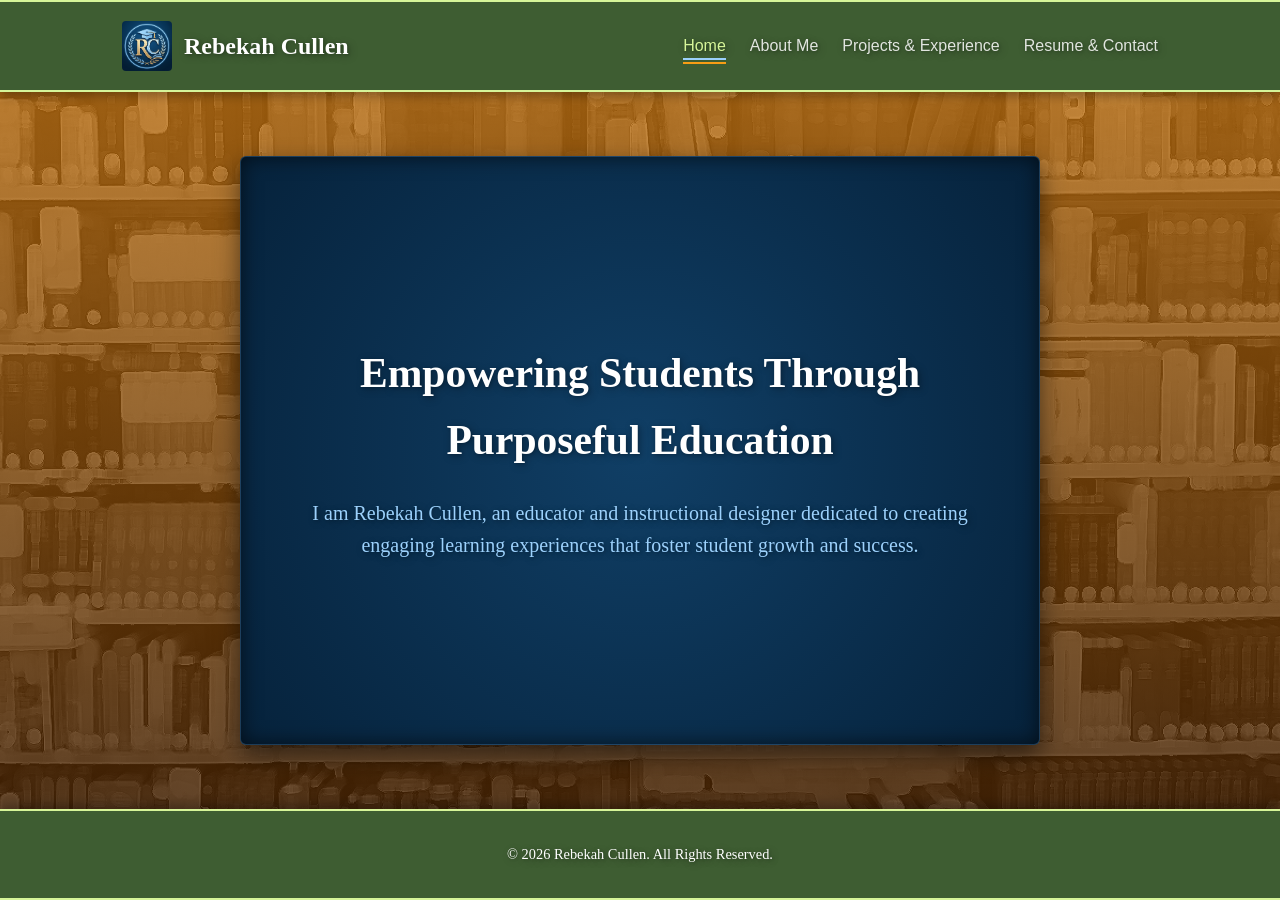
<file: index.html>
<!DOCTYPE html>
<html lang="en">
<head>
    <title>Rebekah Cullen | Portfolio</title>
    <link rel="icon" type="image/png" href="assets/favicon.png">
    <meta charset="UTF-8">
    <meta name="viewport" content="width=device-width, initial-scale=1.0">
    <link rel="stylesheet" href="style.css">
    <meta property="og:type" content="website">
    <meta property="og:title" content="Rebekah Cullen | Educational Portfolio">
    <meta property="og:description" content="Explore professional instructional design, 6th-grade classroom management frameworks, and curriculum vitae.">
    <meta property="og:image" content="https://yourdomain.com/assets/portfolio-preview.jpg">
</head>
<body class="home-page">
    <header>
        <nav>
            <div class="logo-area">
                <img src="assets/favicon.png" alt="Rebekah Cullen" class="header-icon">
                <span class="site-title">Rebekah Cullen</span>
            </div>
            <ul>
                <li><a href="index.html" class="active">Home</a></li>
                <li><a href="about.html">About Me</a></li>
                <li><a href="projects.html">Projects & Experience</a></li>
                <li><a href="resume.html">Resume & Contact</a></li>
            </ul>
        </nav>
    </header>

    <main class="container">
        <div class="card" style="max-width: 800px;"> 
            <div class="hero-content">
                <h1>Empowering Students Through Purposeful Education</h1>
                <p class="subtitle">I am Rebekah Cullen, an educator and instructional designer dedicated to creating engaging learning experiences that foster student growth and success.</p>
            </div>
        </div>
    </main>

    <footer>
        <p>&copy; 2026 Rebekah Cullen. All Rights Reserved.</p>
    </footer>
</body>
</html>
</file>
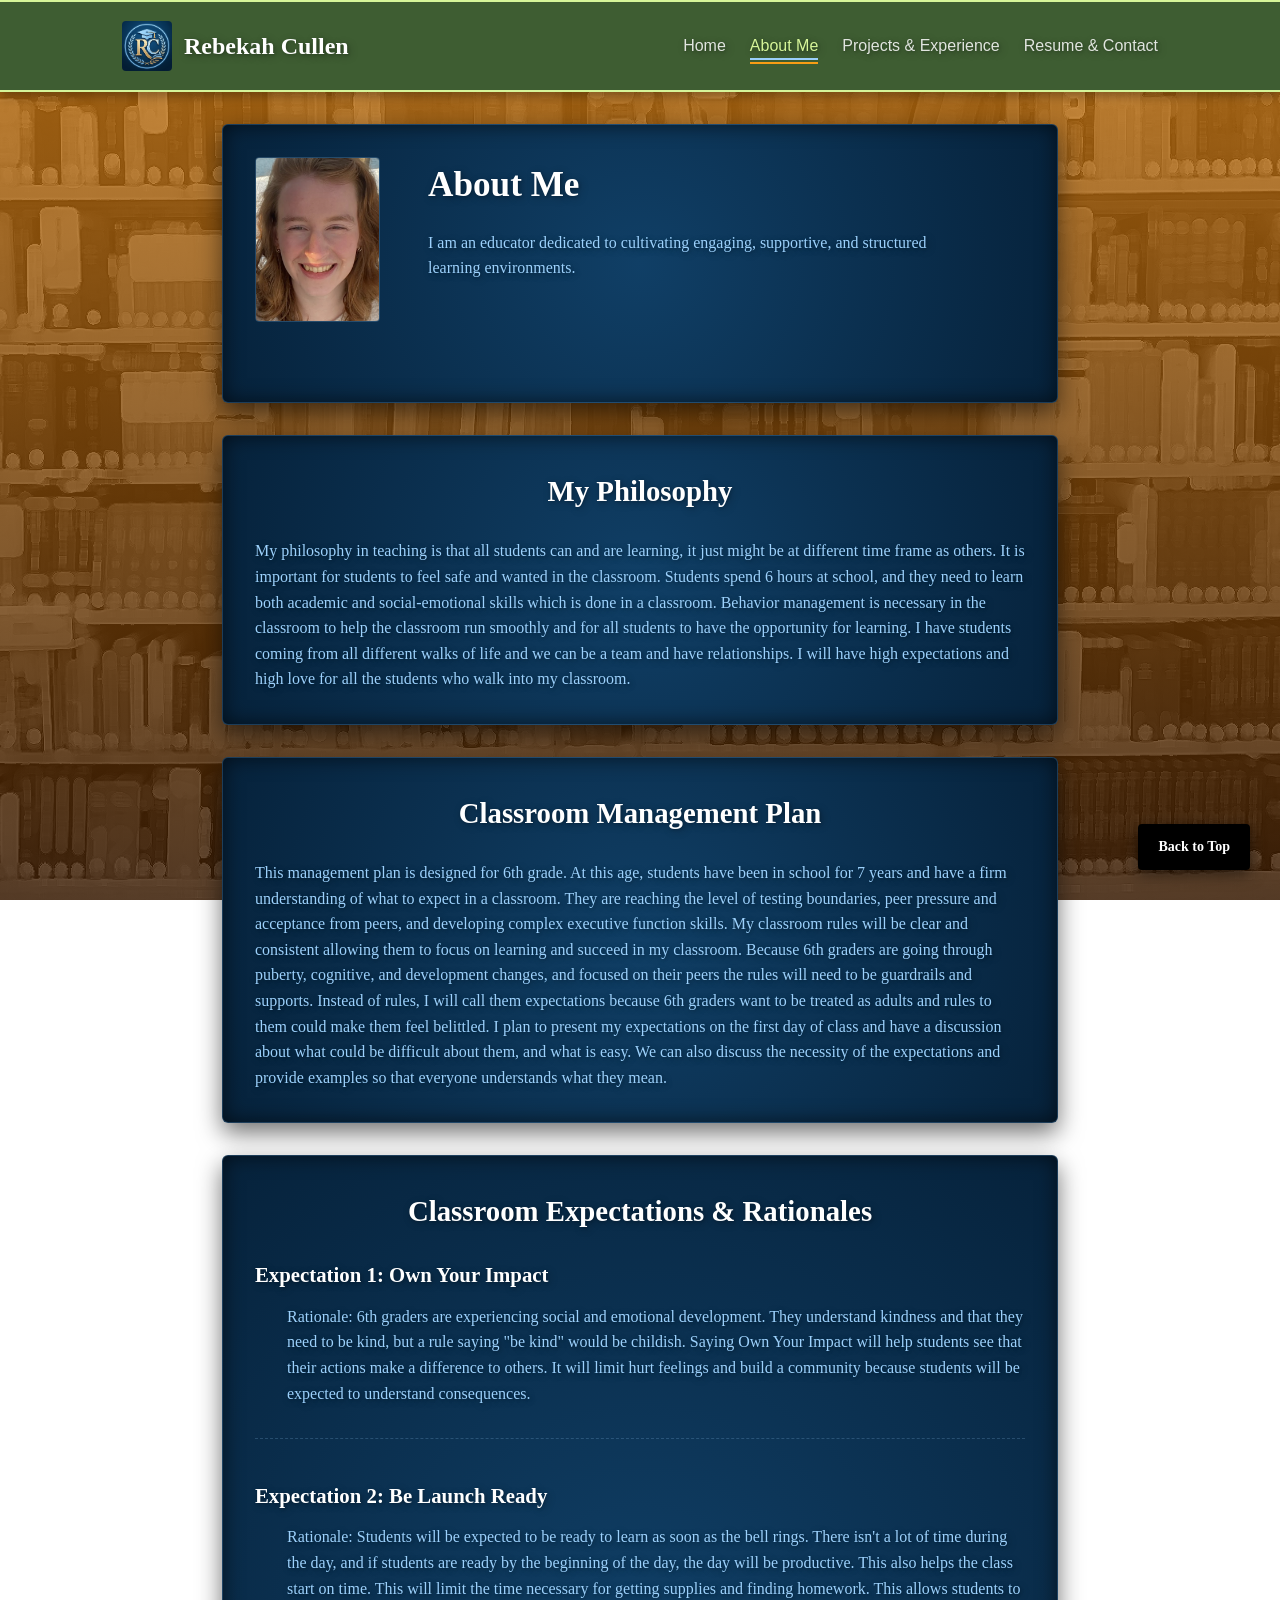
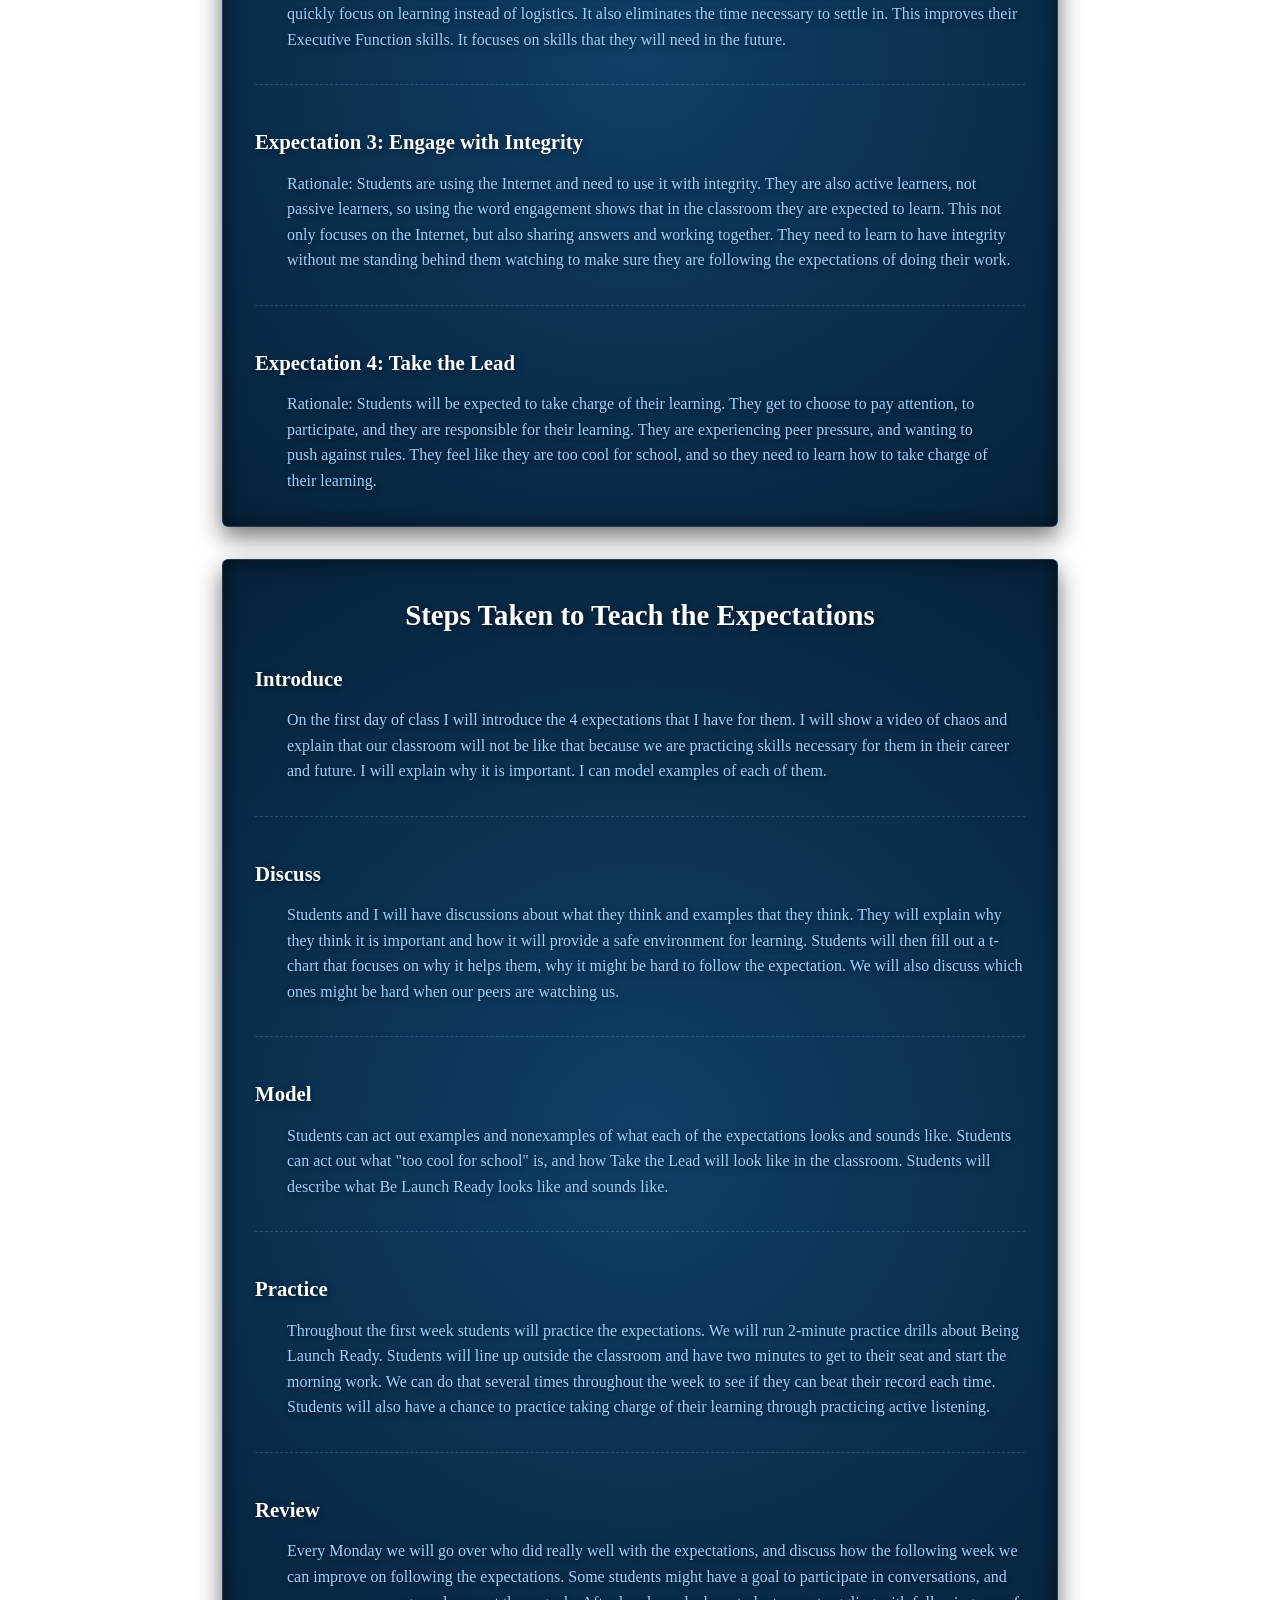
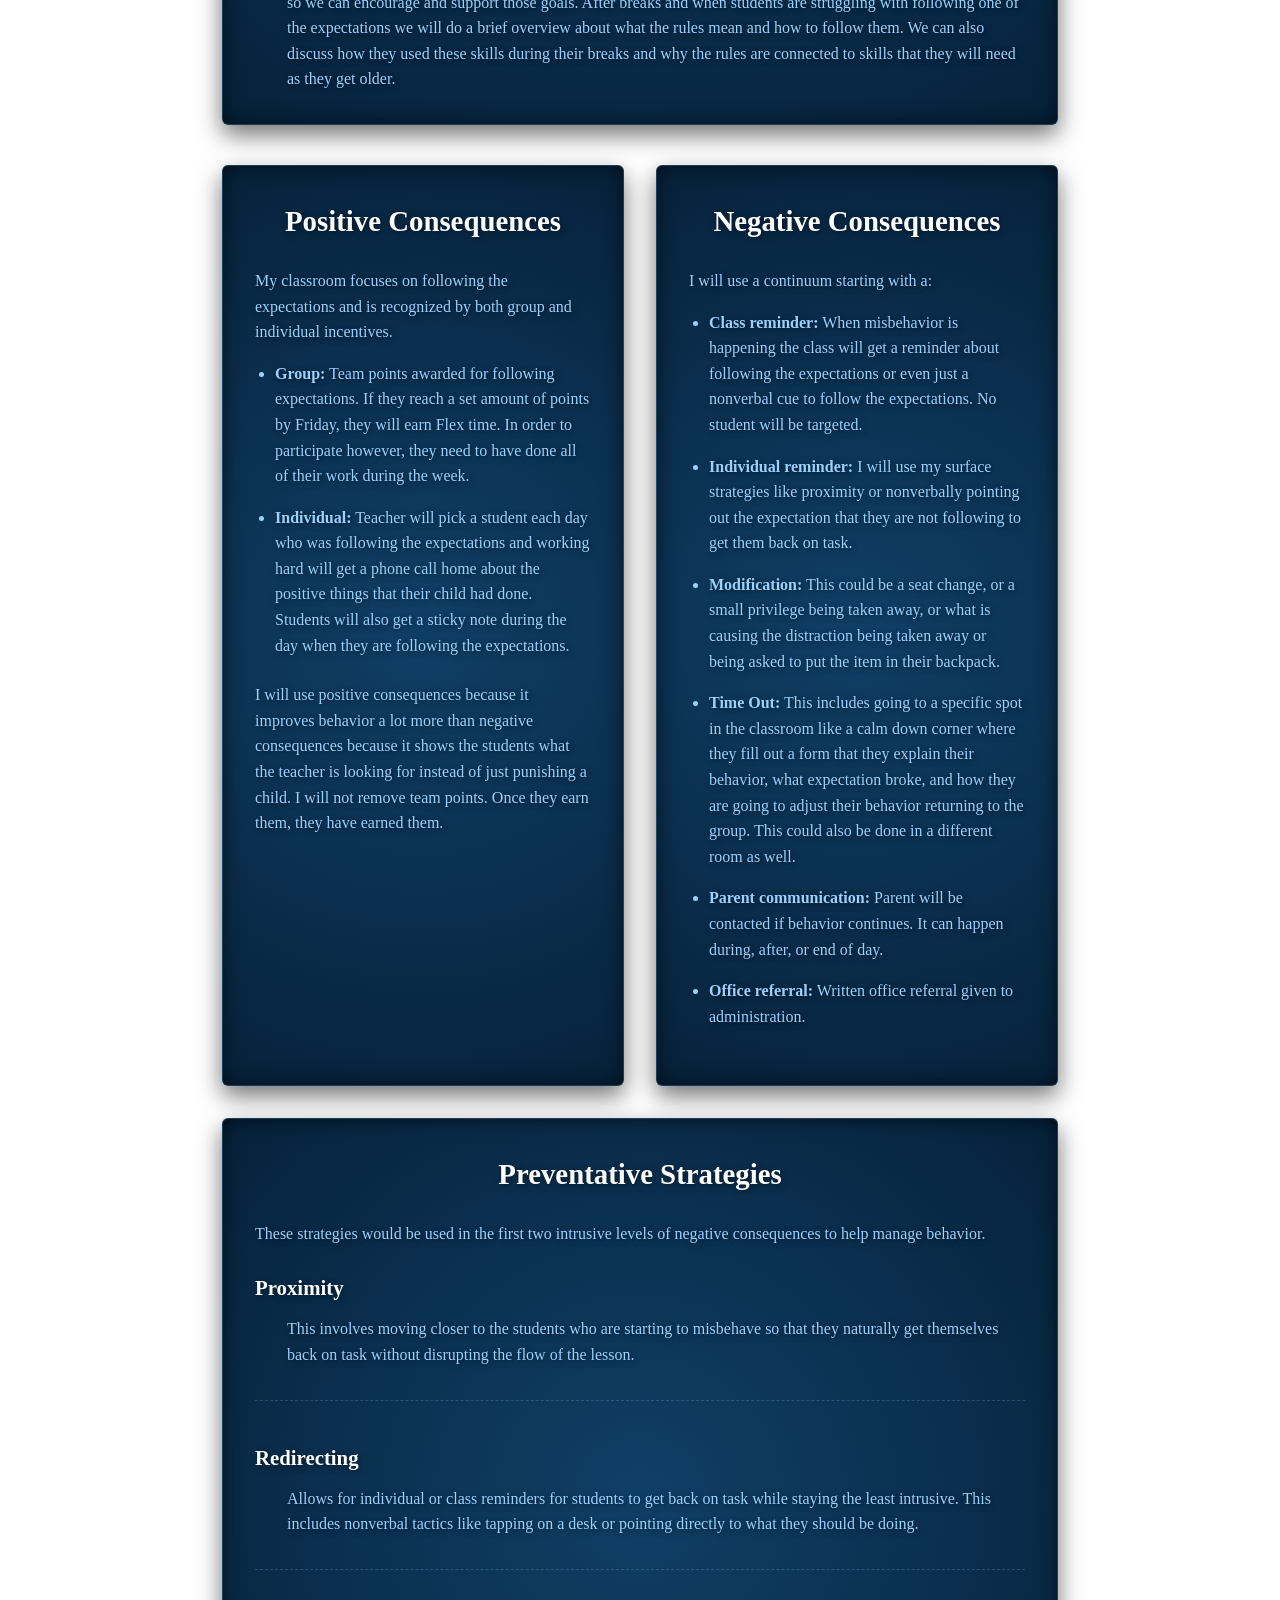
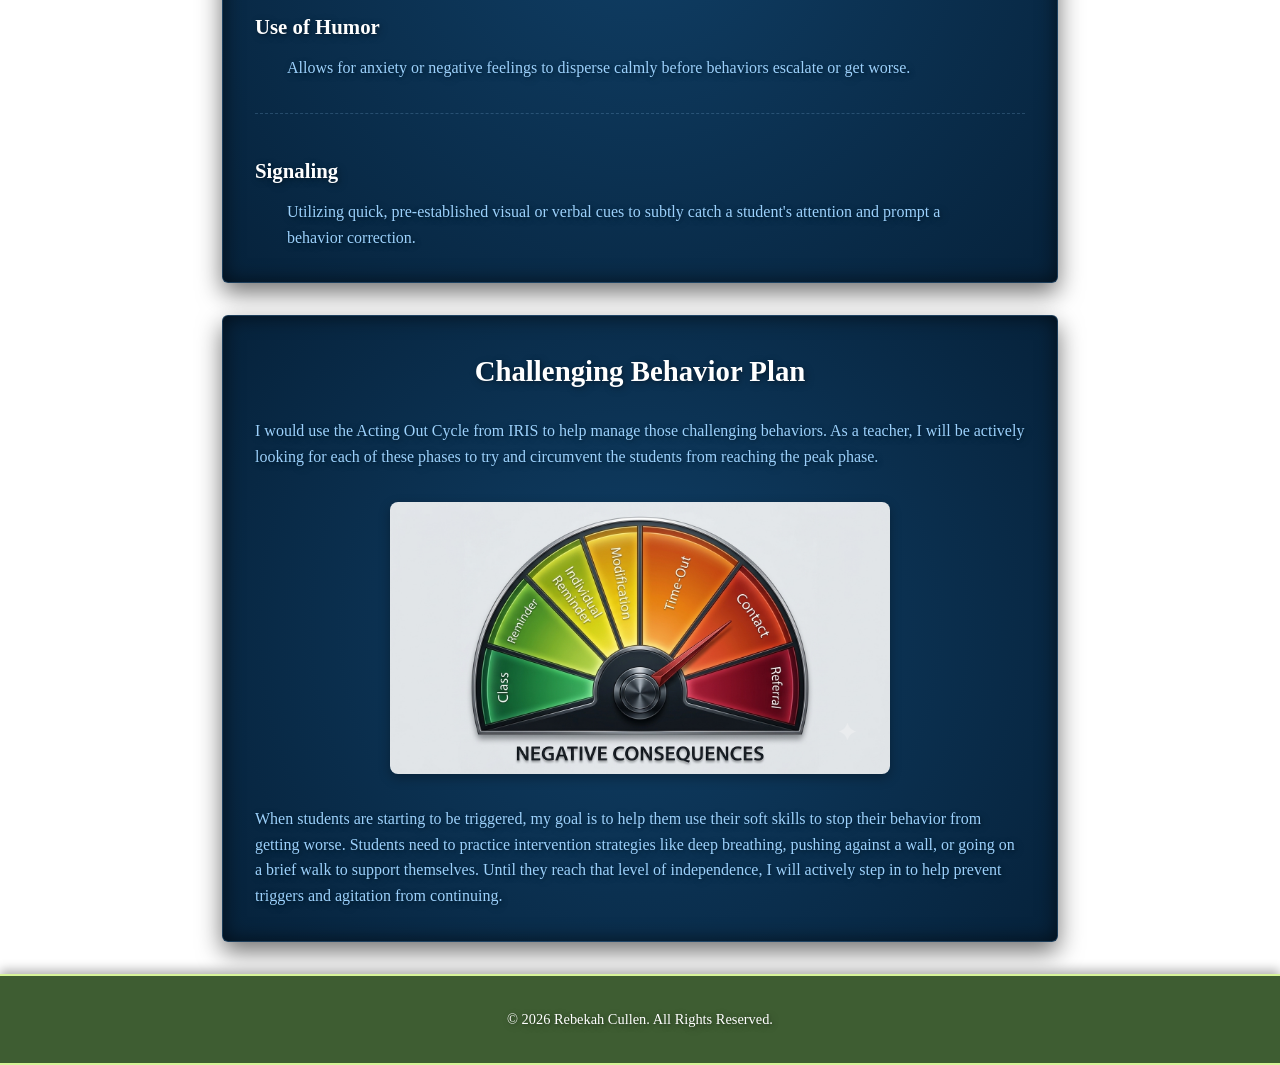
<file: about.html>
<!DOCTYPE html>
<html lang="en">
<head>
    <title>About | Rebekah Cullen</title>
    <link rel="icon" type="image/png" href="assets/favicon.png">
    <meta charset="UTF-8">
    <meta name="viewport" content="width=device-width, initial-scale=1.0">
    <link rel="stylesheet" href="style.css">
</head>
<body>
    <header>
        <nav>
            <div class="logo-area">
                <img src="assets/favicon.png" alt="Rebekah Cullen Logo" class="header-icon">
                <span class="site-title">Rebekah Cullen</span>
            </div>
            <ul>
                <li><a href="index.html">Home</a></li>
                <li><a href="about.html" class="active">About Me</a></li>
                <li><a href="projects.html">Projects & Experience</a></li>
                <li><a href="resume.html">Resume & Contact</a></li>
            </ul>
        </nav>
    </header>

    <main class="container">
        <!-- New: The introduction is now perfectly wrapped inside a standard card container -->
        <section class="card" style="margin-bottom: 2rem;">
            <div class="about-intro">
                <div class="about-intro-image">
                    <img src="assets/profile.jpg" alt="Rebekah Cullen Portrait" class="portfolio-img">
                </div>

                <div class="about-intro-content">
                    <h1>About Me</h1>
                    <p>I am an educator dedicated to cultivating engaging, supportive, and structured learning environments.</p>
                </div>
            </div>
        </section>

        <section class="grid-stacked">
            <div class="card">
                <h3>My Philosophy</h3>
                <p>My philosophy in teaching is that all students can and are learning, it just might be at different time frame as others. It is important for students to feel safe and wanted in the classroom. Students spend 6 hours at school, and they need to learn both academic and social-emotional skills which is done in a classroom. Behavior management is necessary in the classroom to help the classroom run smoothly and for all students to have the opportunity for learning. I have students coming from all different walks of life and we can be a team and have relationships. I will have high expectations and high love for all the students who walk into my classroom. </p>
            </div>
        </section>

        <section class="grid-stacked">
            <div class="card">
                <h3>Classroom Management Plan</h3>
                <p>This management plan is designed for 6th grade. At this age, students have been in school for 7 years and have a firm understanding of what to expect in a classroom. They are reaching the level of testing boundaries, peer pressure and acceptance from peers, and developing complex executive function skills. My classroom rules will be clear and consistent allowing them to focus on learning and succeed in my classroom. Because 6th graders are going through puberty, cognitive, and development changes, and focused on their peers the rules will need to be guardrails and supports. Instead of rules, I will call them expectations because 6th graders want to be treated as adults and rules to them could make them feel belittled. I plan to present my expectations on the first day of class and have a discussion about what could be difficult about them, and what is easy. We can also discuss the necessity of the expectations and provide examples so that everyone understands what they mean.</p>
            </div>
        </section>

        <section class="grid-stacked">
            <div class="card">
                <h3>Classroom Expectations & Rationales</h3>
                <dl class="expectations-list">
                    <div class="expectation-item">
                        <dt>Expectation 1: Own Your Impact</dt>
                        <dd>Rationale: 6th graders are experiencing social and emotional development. They understand kindness and that they need to be kind, but a rule saying "be kind" would be childish. Saying Own Your Impact will help students see that their actions make a difference to others. It will limit hurt feelings and build a community because students will be expected to understand consequences.</dd>
                    </div>

                    <div class="expectation-item">
                        <dt>Expectation 2: Be Launch Ready</dt>
                        <dd>Rationale: Students will be expected to be ready to learn as soon as the bell rings. There isn't a lot of time during the day, and if students are ready by the beginning of the day, the day will be productive. This also helps the class start on time. This will limit the time necessary for getting supplies and finding homework. This allows students to quickly focus on learning instead of logistics. It also eliminates the time necessary to settle in. This improves their Executive Function skills. It focuses on skills that they will need in the future.</dd>
                    </div>

                    <div class="expectation-item">
                        <dt>Expectation 3: Engage with Integrity</dt>
                        <dd>Rationale: Students are using the Internet and need to use it with integrity. They are also active learners, not passive learners, so using the word engagement shows that in the classroom they are expected to learn. This not only focuses on the Internet, but also sharing answers and working together. They need to learn to have integrity without me standing behind them watching to make sure they are following the expectations of doing their work.</dd>
                    </div>

                    <div class="expectation-item">
                        <dt>Expectation 4: Take the Lead</dt>
                        <dd>Rationale: Students will be expected to take charge of their learning. They get to choose to pay attention, to participate, and they are responsible for their learning. They are experiencing peer pressure, and wanting to push against rules. They feel like they are too cool for school, and so they need to learn how to take charge of their learning.</dd>
                    </div>
                </dl>
            </div>
        </section>

        <section class="grid-stacked">
            <div class="card">
                <h3>Steps Taken to Teach the Expectations</h3>
                <dl class="expectations-list">
                    <div class="expectation-item">
                        <dt>Introduce</dt>
                        <dd>On the first day of class I will introduce the 4 expectations that I have for them. I will show a video of chaos and explain that our classroom will not be like that because we are practicing skills necessary for them in their career and future. I will explain why it is important. I can model examples of each of them.</dd>
                    </div>

                    <div class="expectation-item">
                        <dt>Discuss</dt>
                        <dd>Students and I will have discussions about what they think and examples that they think. They will explain why they think it is important and how it will provide a safe environment for learning. Students will then fill out a t-chart that focuses on why it helps them, why it might be hard to follow the expectation. We will also discuss which ones might be hard when our peers are watching us.</dd>
                    </div>

                    <div class="expectation-item">
                        <dt>Model</dt>
                        <dd>Students can act out examples and nonexamples of what each of the expectations looks and sounds like. Students can act out what "too cool for school" is, and how Take the Lead will look like in the classroom. Students will describe what Be Launch Ready looks like and sounds like.</dd>
                    </div>

                    <div class="expectation-item">
                        <dt>Practice</dt>
                        <dd>Throughout the first week students will practice the expectations. We will run 2-minute practice drills about Being Launch Ready. Students will line up outside the classroom and have two minutes to get to their seat and start the morning work. We can do that several times throughout the week to see if they can beat their record each time. Students will also have a chance to practice taking charge of their learning through practicing active listening.</dd>
                    </div>

                    <div class="expectation-item">
                        <dt>Review</dt>
                        <dd>Every Monday we will go over who did really well with the expectations, and discuss how the following week we can improve on following the expectations. Some students might have a goal to participate in conversations, and so we can encourage and support those goals. After breaks and when students are struggling with following one of the expectations we will do a brief overview about what the rules mean and how to follow them. We can also discuss how they used these skills during their breaks and why the rules are connected to skills that they will need as they get older.</dd>
                    </div>
                </dl>
            </div>
        </section>

        <section class="grid">
            <div class="card consequence-card">
                <h3>Positive Consequences</h3>
                <p>My classroom focuses on following the expectations and is recognized by both group and individual incentives.</p>
                <ul class="consequence-list">
                    <li><strong>Group:</strong> Team points awarded for following expectations. If they reach a set amount of points by Friday, they will earn Flex time. In order to participate however, they need to have done all of their work during the week.</li>
                    <li><strong>Individual:</strong> Teacher will pick a student each day who was following the expectations and working hard will get a phone call home about the positive things that their child had done. Students will also get a sticky note during the day when they are following the expectations.</li>
                </ul>
                <p>I will use positive consequences because it improves behavior a lot more than negative consequences because it shows the students what the teacher is looking for instead of just punishing a child. I will not remove team points. Once they earn them, they have earned them.</p>
            </div>

            <div class="card consequence-card">
                <h3>Negative Consequences</h3>
                <p>I will use a continuum starting with a:</p>
                <ul class="consequence-list">
                    <li><strong>Class reminder:</strong> When misbehavior is happening the class will get a reminder about following the expectations or even just a nonverbal cue to follow the expectations. No student will be targeted.</li>
                    <li><strong>Individual reminder:</strong> I will use my surface strategies like proximity or nonverbally pointing out the expectation that they are not following to get them back on task.</li>
                    <li><strong>Modification:</strong> This could be a seat change, or a small privilege being taken away, or what is causing the distraction being taken away or being asked to put the item in their backpack.</li>
                    <li><strong>Time Out:</strong> This includes going to a specific spot in the classroom like a calm down corner where they fill out a form that they explain their behavior, what expectation broke, and how they are going to adjust their behavior returning to the group. This could also be done in a different room as well.</li>
                    <li><strong>Parent communication:</strong> Parent will be contacted if behavior continues. It can happen during, after, or end of day.</li>
                    <li><strong>Office referral:</strong> Written office referral given to administration.</li>
                </ul>
            </div>
        </section>

        <section class="grid-stacked">
            <div class="card">
                <h3>Preventative Strategies</h3>
                <p>These strategies would be used in the first two intrusive levels of negative consequences to help manage behavior.</p>
                <dl class="expectations-list">
                    <div class="expectation-item">
                        <dt>Proximity</dt>
                        <dd>This involves moving closer to the students who are starting to misbehave so that they naturally get themselves back on task without disrupting the flow of the lesson.</dd>
                    </div>

                    <div class="expectation-item">
                        <dt>Redirecting</dt>
                        <dd>Allows for individual or class reminders for students to get back on task while staying the least intrusive. This includes nonverbal tactics like tapping on a desk or pointing directly to what they should be doing.</dd>
                    </div>

                    <div class="expectation-item">
                        <dt>Use of Humor</dt>
                        <dd>Allows for anxiety or negative feelings to disperse calmly before behaviors escalate or get worse.</dd>
                    </div>

                    <div class="expectation-item">
                        <dt>Signaling</dt>
                        <dd>Utilizing quick, pre-established visual or verbal cues to subtly catch a student's attention and prompt a behavior correction.</dd>
                    </div>
                </dl>
            </div>
        </section>

        <section class="grid-stacked">
            <div class="card">
                <h3>Challenging Behavior Plan</h3>
                <p>I would use the Acting Out Cycle from IRIS to help manage those challenging behaviors. As a teacher, I will be actively looking for each of these phases to try and circumvent the students from reaching the peak phase.</p>
                <div class="behavior-dial-container">
                    <img src="assets/dial.png" alt="IRIS Acting Out Cycle Diagram" class="behavior-dial-img">
                </div>
                <p>When students are starting to be triggered, my goal is to help them use their soft skills to stop their behavior from getting worse. Students need to practice intervention strategies like deep breathing, pushing against a wall, or going on a brief walk to support themselves. Until they reach that level of independence, I will actively step in to help prevent triggers and agitation from continuing.</p>
            </div>
        </section>
    </main>

    <footer>
        <p>&copy; 2026 Rebekah Cullen. All Rights Reserved.</p>
    </footer>

    <a href="#" class="back-to-top" title="Go to top">Back to Top</a>
</body>
</html>
</file>
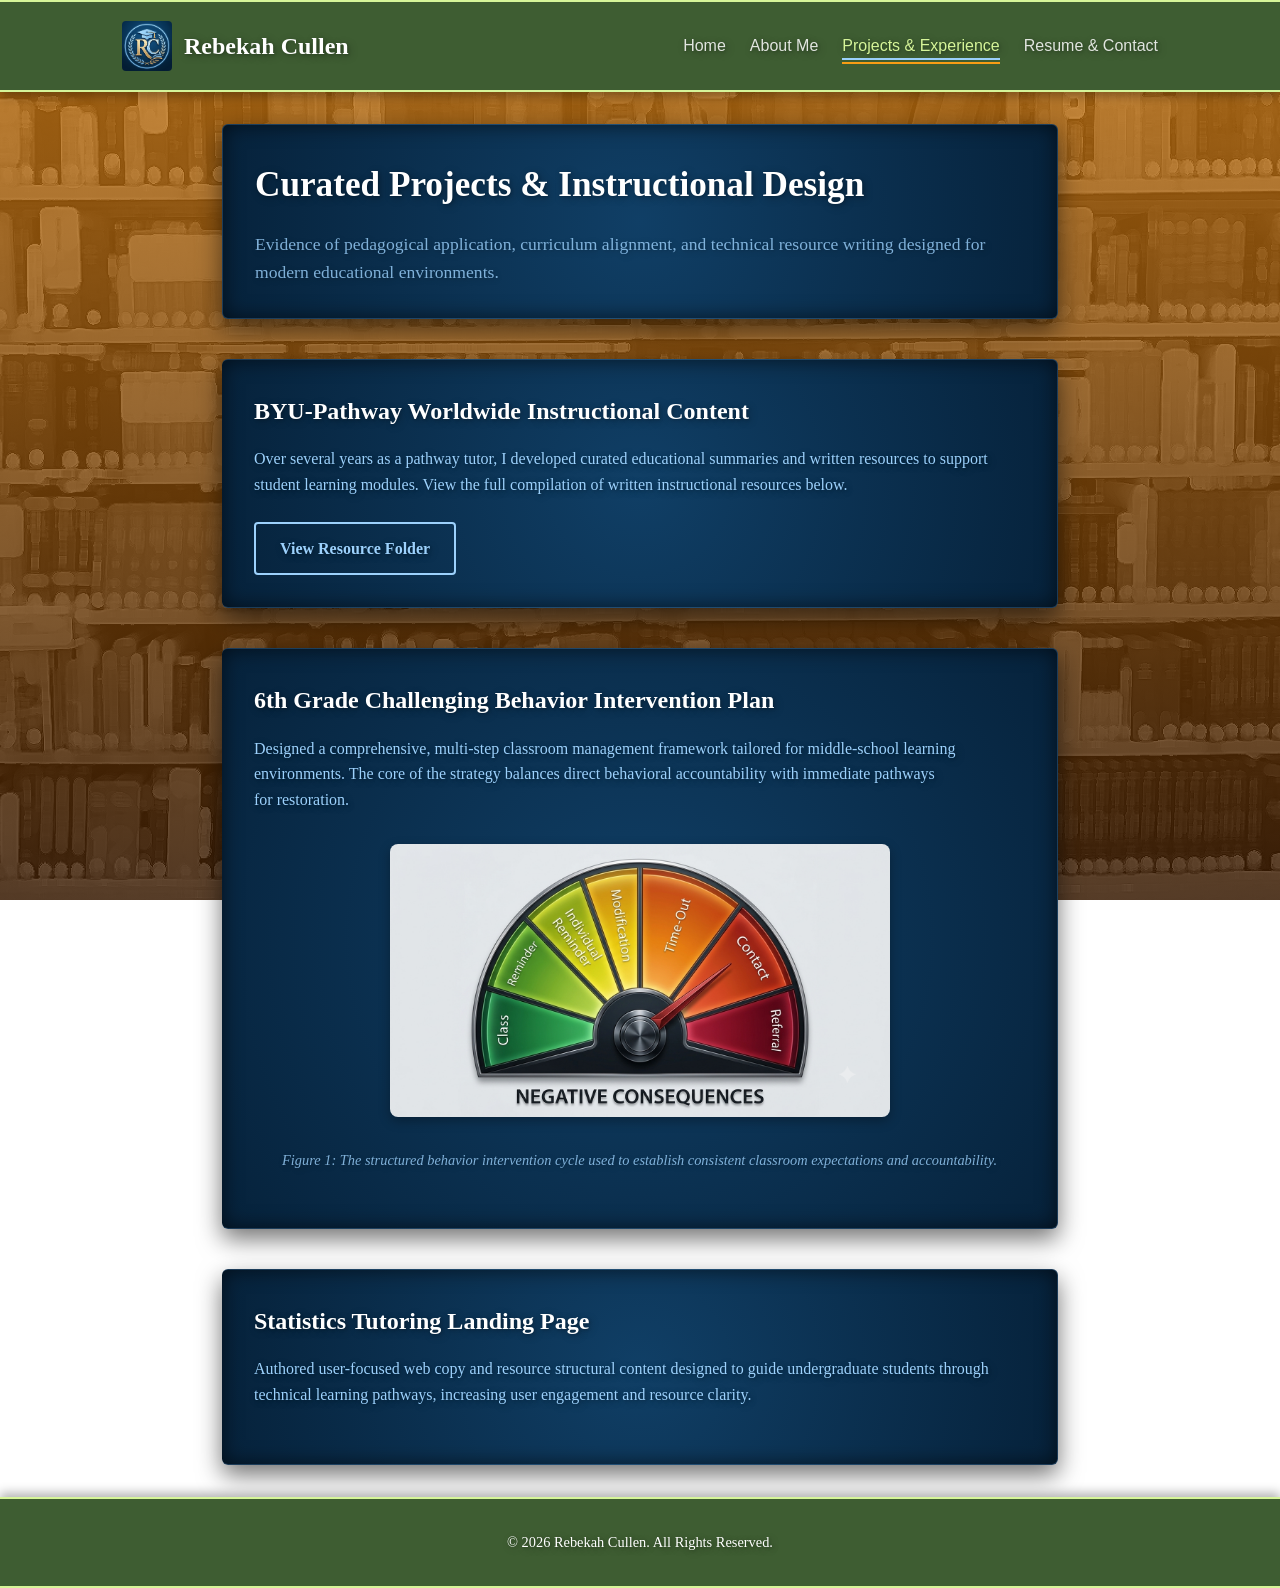
<file: projects.html>
<!DOCTYPE html>
<html lang="en">
<head>
    <link rel="icon" type="image/png" href="favicon.png">
    <meta charset="UTF-8">
    <meta name="viewport" content="width=device-width, initial-scale=1.0">
    <title>Projects & Frameworks | Rebekah Cullen</title>
    <link rel="stylesheet" href="style.css">
</head>
<body>
    <header>
        <nav>
            <div class="logo-area">
                <img src="assets/favicon.png" alt="Rebekah Cullen Logo" class="header-icon">
                <span class="site-title">Rebekah Cullen</span>
            </div>
            <ul>
                <li><a href="index.html">Home</a></li>
                <li><a href="about.html">About Me</a></li>
                <li><a href="projects.html" class="active">Projects & Experience</a></li>
                <li><a href="resume.html">Resume & Contact</a></li>
            </ul>
        </nav>
    </header>

    <main class="container">
        <!-- New: The page title and introductory subtitle are wrapped in a master card -->
        <section class="card" style="margin-bottom: 2.5rem;">
            <h1>Curated Projects & Instructional Design</h1>
            <p class="subtitle" style="margin-bottom: 0;">Evidence of pedagogical application, curriculum alignment, and technical resource writing designed for modern educational environments.</p>
        </section>
   
        <section class="project-list">
            <!-- Project 1 -->
            <div class="project-item">
                <h2>BYU-Pathway Worldwide Instructional Content</h2>
                <p>Over several years as a pathway tutor, I developed curated educational summaries and written resources to support student learning modules. View the full compilation of written instructional resources below.</p>
                <a href="https://drive.google.com/drive/folders/1nZuc9soy7fdY7xQ9bf2FpJshUmezWcYi" class="btn-secondary" target="_blank" rel="noopener noreferrer">View Resource Folder</a>
            </div>

            <!-- Project 2: Visually Integrated Behavior Plan -->
            <div class="project-item">
                <h2>6th Grade Challenging Behavior Intervention Plan</h2>
                <p>Designed a comprehensive, multi-step classroom management framework tailored for middle-school learning environments. The core of the strategy balances direct behavioral accountability with immediate pathways for restoration.</p>
                
                <!-- Visual Component Integration -->
                <div class="behavior-dial-container">
                    <img src="assets/dial.png" alt="Classroom Behavior Intervention Framework Diagram" class="behavior-dial-img">
                </div>
                
                <p class="caption-text"><em>Figure 1: The structured behavior intervention cycle used to establish consistent classroom expectations and accountability.</em></p>
            </div>

            <!-- Project 3 -->
            <div class="project-item">
                <h2>Statistics Tutoring Landing Page</h2>
                <p>Authored user-focused web copy and resource structural content designed to guide undergraduate students through technical learning pathways, increasing user engagement and resource clarity.</p>
            </div>
        </section>
    </main>

    <footer>
        <p>&copy; 2026 Rebekah Cullen. All Rights Reserved.</p>
    </footer>
</body>
</html>
</file>
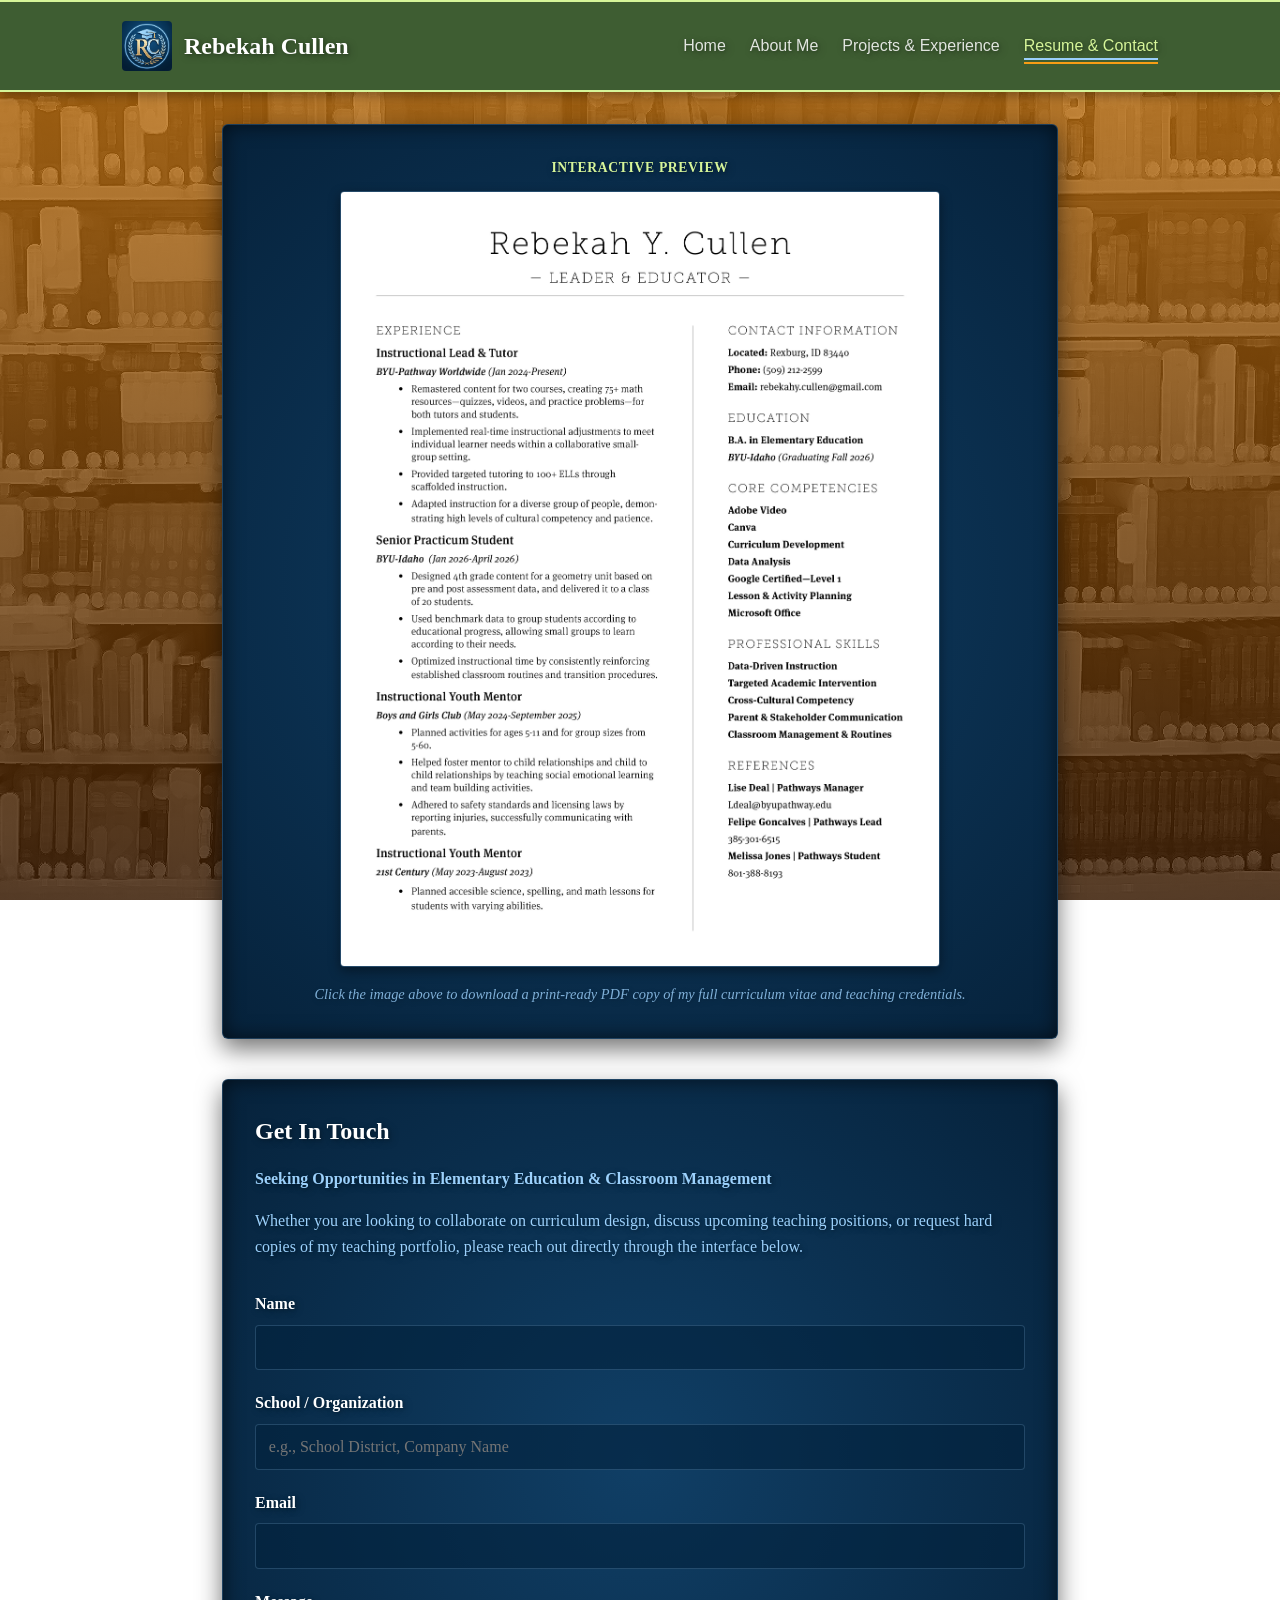
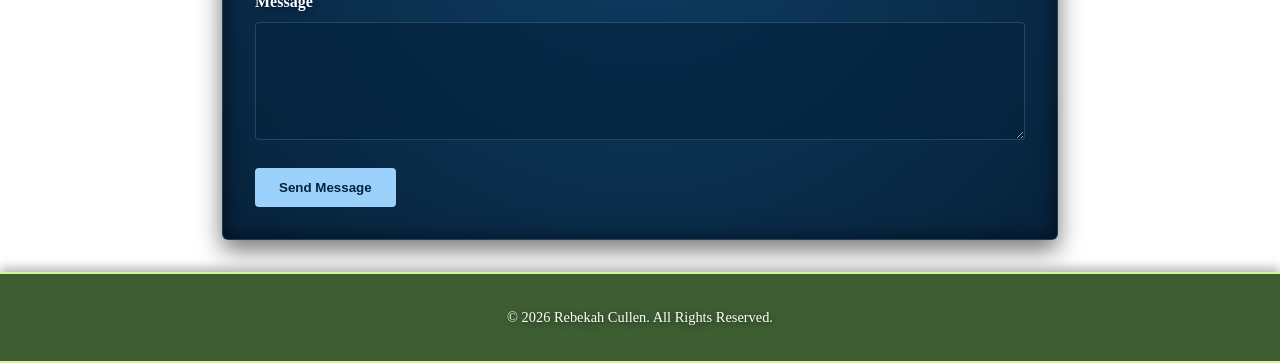
<file: resume.html>
<!DOCTYPE html>
<html lang="en">
<head>
    <link rel="icon" type="image/png" href="assets/favicon.png">
    <meta charset="UTF-8">
    <meta name="viewport" content="width=device-width, initial-scale=1.0">
    <title>Resume & Contact | Rebekah Cullen</title>
    <link rel="stylesheet" href="style.css">
</head>
<body>
       <header>
        <nav>
            <div class="logo-area">
                <img src="assets/favicon.png" alt="Rebekah Cullen Logo" class="header-icon">
                <span class="site-title">Rebekah Cullen</span>
            </div>
            <ul>
                <li><a href="index.html">Home</a></li>
                <li><a href="about.html">About Me</a></li>
                <li><a href="projects.html">Projects & Experience</a></li>
                <li><a href="resume.html" class="active">Resume & Contact</a></li>
            </ul>
        </nav>
    </header>

    <main class="container">
        <!-- New: Resume Preview Section wrapped in a matching card -->
        <section class="card" style="margin-bottom: 2.5rem;">
            <div class="resume-preview-container">
                <span class="preview-badge">Interactive Preview</span>
                <a href="assets/resume.pdf" download title="Click to download PDF">
                    <img src="assets/rebekah-resume.jpeg" alt="Rebekah Y. Cullen Professional Resume Preview" class="resume-preview-img">
                </a>
                <p class="caption-text"><em>Click the image above to download a print-ready PDF copy of my full curriculum vitae and teaching credentials.</em></p>
            </div>
        </section>

        <!-- New: Contact form and introductory text wrapped together into a matching card -->
        <section class="card">
            <div class="contact-section">
                <h2>Get In Touch</h2>
                <p class="lead-text" style="margin-bottom: 1rem;"><strong>Seeking Opportunities in Elementary Education & Classroom Management</strong></p>
                <p style="margin-bottom: 2rem;">Whether you are looking to collaborate on curriculum design, discuss upcoming teaching positions, or request hard copies of my teaching portfolio, please reach out directly through the interface below.</p>
                
                <form action="https://formspree.io/f/xaqgdggv" method="POST" class="contact-form" style="background: transparent; padding: 0; border: none; box-shadow: none;">
                    <div class="form-group">
                        <label for="name">Name</label>
                        <input type="text" id="name" name="name" required>
                    </div>
                    <div class="form-group">
                        <label for="organization">School / Organization</label>
                        <input type="text" id="organization" name="organization" placeholder="e.g., School District, Company Name">
                    </div>
                    <div class="form-group">
                        <label for="email">Email</label>
                        <input type="email" id="email" name="email" required>
                    </div>
                    <div class="form-group">
                        <label for="message">Message</label>
                        <textarea id="message" name="message" rows="5" required></textarea>
                    </div>
                    <button type="submit" class="btn">Send Message</button>
                </form>
            </div>
        </section>
    </main>

    <footer>
        <p>&copy; 2026 Rebekah Cullen. All Rights Reserved.</p>
    </footer>
</body>
</html>
</file>
<file: style.css>
/* ==========================================================================
   1. GLOBAL RESET & BASE STYLES
   ========================================================================== */
* {
    box-sizing: border-box;
    margin: 0;
    padding: 0;
}

html {
    scroll-behavior: smooth;
}

body {
    font-family: Georgia, 'Times New Roman', Times, serif;
    line-height: 1.6;
    color: #9CD1FC; 
    display: flex;
    flex-direction: column;
    min-height: 100vh;
    
    /* Perfect Fixed Background Layout */
    background-image: linear-gradient(rgba(202, 119, 16, 0.8), rgba(60, 28, 2, 0.8)), 
                      url('assets/booknook.jpg');
    background-attachment: fixed;
    background-position: center center;
    background-repeat: no-repeat;
    background-size: cover;

    /* --- ADDED: Universal high-contrast drop shadow for ALL text --- */
    text-shadow: 2px 2px 8px rgba(0, 0, 0, 0.3), 
                 1px 1px 3px rgba(0, 0, 0, 0.2);
}

/* Width of the scrollbar */
::-webkit-scrollbar {
    width: 12px;
}

/* Background of the scrollbar track */
::-webkit-scrollbar-track {
    background: #06223b; 
}

/* The draggable scroll handle */
::-webkit-scrollbar-thumb {
    background: linear-gradient(#103f66, #06223b); 
    border-radius: 6px;
    border: 2px solid #06223b; /* Creates a clean gap around the handle */
}

/* Glow effect when user clicks the scrollbar */
::-webkit-scrollbar-thumb:hover {
    background: #16538c; 
}

::-moz-selection {
    background-color: rgba(156, 209, 252, 0.3); /* Translucent ice blue highlight */
    color: #ffffff;                             /* Crisp white text while highlighted */
}

::selection {
    background-color: rgba(156, 209, 252, 0.3); 
    color: #ffffff; 
}

/* Removes the ugly default orange/blue outline for keyboard users, replacing it with a clean glow */
*:focus-visible {
    outline: 2px solid #9CD1FC;
    outline-offset: 3px;
}
h1, h2, h3, p, dt, dd {
    text-wrap: balance;   /* Perfectly balances headline lengths across lines */
    text-wrap: pretty;    /* Explicitly commands the browser engine to never leave a single orphan word */
}

/* ==========================================================================
   2. HEADER & NAVIGATION (Floating Layer)
   ========================================================================== */
header {
    background-color: #3E5D32; /* Solid rich dark green prevents text bleed */
    border-top: 2px solid #D6F599; /* Thin lime-green top border */
    border-bottom: 2px solid #D6F599; /* Thin lime-green bottom border */
    box-shadow: 0 4px 10px rgba(0, 0, 0, 0.3);
    position: sticky;
    top: 0;
    z-index: 100; /* Keeps nav floating safely on top of scrolling main text */
}

nav {
    display: flex;
    justify-content: space-between;
    align-items: center;
    max-width: 1100px;
    margin: 0 auto;
    padding: 1.2rem 2rem;
}

nav .logo {
    font-size: 1.4rem;
    font-weight: 700;
    color: #ffffff; /* High contrast white logo */
    letter-spacing: -0.5px;
}

nav ul {
    display: flex;
    list-style: none;
    gap: 1.5rem;
}

nav ul a {
    position: relative;
    text-decoration: none;
    color: rgba(255, 255, 255, 0.85);
    font-family: 'Segoe UI', Roboto, sans-serif;
    transition: color 0.3s ease;
}

/* Create the invisible baseline */
nav ul a::after {
    content: '';
    position: absolute;
    width: 100%;
    transform: scaleX(0);
    height: 2px;
    bottom: -6px;
    left: 0;
    background-color: #f79d15; /* Matches your light ice blue theme */
    transform-origin: bottom right;
    transition: transform 0.25s ease-out;
}

/* Slide it open on hover */
nav ul a:hover::after,
nav ul a.active::after {
    transform: scaleX(1);
    transform-origin: bottom left;
}

nav ul a {
    text-decoration: none;
    color: rgba(255, 255, 255, 0.85);
    /* Keeps navigation clean and easy to scan at a glance */
    font-family: 'Segoe UI', Roboto, Helvetica, Arial, sans-serif;
    font-weight: 500;
    transition: color 0.2s ease;
}

nav ul a:hover, 
nav ul a.active {
    color: #D6F599; /* Highlights lime-green to match the borders */
    border-bottom: 2px solid #9CD1FC; /* Subtle ice-blue underline for active nav items */
    padding-bottom: 4px;
}

/* Container to align the icon and text side-by-side */
.logo-area {
    display: flex;
    align-items: center;
    gap: 12px; /* Smooth spacing between the icon and her name */
}

/* Precise sizing and crisp rendering for the header icon */
.header-icon {
    width: 50px;  /* Small, elegant size that matches the text height */
    height: 50px;
    object-fit: contain;
    border-radius: 4px; /* Optional: smooths the corners if your image is square */
}

/* Ensures the text inherits your existing premium typography styles */
.site-title {
    font-family: Georgia, serif;
    font-size: 1.5rem;
    font-weight: bold;
    color: #ffffff;
}

/* ==========================================================================
   3. STRUCTURAL CONTAINERS & CARDS
   ========================================================================== */
main {
    flex: 1;
}

.container {
    max-width: 900px;
    width: 100%;
    margin: 0 auto;
    padding: 2rem;
    flex: 1;

    /* --- ADDED: Smooth Page Transition --- */
    animation: fadeInPage 0.6s cubic-bezier(0.25, 1, 0.5, 1) forwards;
}

/* The page transition animation logic */
@keyframes fadeInPage {
    from {
        opacity: 0;
        transform: translateY(15px); /* Starts slightly lower */
    }
    to {
        opacity: 1;
        transform: translateY(0);    /* Smoothly glides into place */
    }
}

hr {
    border: 0;
    height: 1px;
    background: rgba(156, 209, 252, 0.2); /* Soft ice-blue divider line */
    margin: 3rem 0;
}

.card, 
.project-item, 
.contact-form {
    background: radial-gradient(circle at center, #103f66 0%, #06223b 100%); 
    padding: 2rem;
    border-radius: 6px;
    border: 1px solid rgba(156, 209, 252, 0.15);
    box-shadow: inset 0 0 20px rgba(0, 0, 0, 0.6), 
                0 10px 25px rgba(0, 0, 0, 0.55);

    /* --- ADDED: Scroll-Driven Reveal with a slight bounce elasticity --- */
    view-timeline-name: --cardReveal;
    view-timeline-axis: block;
    animation-name: bounceInCard;
    animation-fill-mode: both;
    animation-timeline: --cardReveal;
    animation-range: entry 10% cover 30%; /* Triggers right as the card enters the screen */
}

/* The elastic bounce animation logic */
@keyframes bounceInCard {
    0% {
        opacity: 0;
        transform: scale(0.93) translateY(40px);
    }
    70% {
        opacity: 0.85;
        transform: scale(1.01) translateY(-4px); /* Minor over-shoot to create the elastic "bounce" */
    }
    100% {
        opacity: 1;
        transform: scale(1) translateY(0);
    }
}
/* Two-column grid support */
.grid {
    display: flex;
    flex-wrap: wrap;
    gap: 2rem;
    margin-top: 2.5rem;
}

.card {
    flex: 1 1 calc(50% - 1rem);
    min-width: 300px; 
}

.grid-stacked {
    margin-top: 2rem;
    width: 100%;
}

.card, 
.project-item {
    transition: transform 0.3s cubic-bezier(0.25, 1, 0.5, 1), 
                box-shadow 0.3s ease, 
                border-color 0.3s ease;
}

/* Lift and glow on mouse hover */
.card:hover, 
.project-item:hover {
    transform: translateY(-5px) scale(1.01); /* Soft lift up */
    border-color: rgba(156, 209, 252, 0.4);   /* Brightens the frame border slightly */
    box-shadow: inset 0 0 15px rgba(0, 0, 0, 0.5), 
                0 15px 35px rgba(0, 0, 0, 0.7);  /* Deepens the outer drop shadow */
}

/* ==========================================================================
   4. TYPOGRAPHY
   ========================================================================== */
h1, h2, h3, h4 {
    color: #ffffff; /* Headings pop clearly off the background overlay */
    margin-bottom: 1rem;
    font-weight: 600;
}

h1 {
    font-size: 2.2rem;
}

.grid .card h3,
.grid-stacked .card h3,
.consequence-card h3 {
    font-size: 1.8rem;
    text-align: center;
    margin-bottom: 1.5rem;
}

.subtitle {
    font-size: 1.1rem;
    margin-bottom: 2.5rem;
    color: #9CD1FC;
    opacity: 0.8;
}

/* ==========================================================================
   5. BUTTONS
   ========================================================================== */
.btn, .btn-secondary {
    display: inline-block;
    padding: 0.75rem 1.5rem;
    border-radius: 4px;
    text-decoration: none;
    font-weight: 600;
    transition: background 0.2s ease, transform 0.1s ease, color 0.2s ease;
    cursor: pointer;
    border: none;
}

.btn {
    background-color: #9CD1FC; /* Ice blue primary action button */
    color: #02223C; /* Dark blue button text for high visibility */
}

.btn:hover {
    background-color: #ffffff;
}

.btn-secondary {
    background-color: transparent;
    color: #9CD1FC;
    border: 2px solid #9CD1FC;
}

.btn-secondary:hover {
    background-color: #9CD1FC;
    color: #02223C;
}

/* ==========================================================================
   6. LISTS & FORMS
   ========================================================================== */
.project-list {
    display: flex;
    flex-direction: column;
    gap: 2.5rem;
}

.project-item {
    border-left: none; /* Removes the random blue line completely */
    padding: 2rem;     /* Evens out the padding on all sides */
}

.project-item h2 {
    font-size: 1.5rem;
    color: #ffffff;
}

.project-item p {
    margin-bottom: 1.5rem;
}

/* Input Fields Styling */
.form-group {
    margin-bottom: 1.25rem;
}

.form-group label {
    display: block;
    margin-bottom: 0.5rem;
    font-weight: 600;
    color: #ffffff;
}

.form-group input,
.form-group textarea {
    width: 100%;
    padding: 0.75rem;
    border: 1px solid rgba(156, 209, 252, 0.3);
    border-radius: 4px;
    background-color: #02223C;
    font-family: var(--font-stack, 'Segoe UI', Arial, sans-serif);
    font-size: 1rem;
    color: #ffffff;
}

.form-group input:focus,
.form-group textarea:focus {
    outline: none;
    border-color: #9CD1FC;
    box-shadow: 0 0 0 3px rgba(156, 209, 252, 0.2);
}

/* Classroom Framework Text Settings */
.expectations-list {
    margin-top: 1.5rem;
    text-align: left;
}

.expectation-item {
    margin-bottom: 2.5rem; 
    padding-bottom: 2rem;
    border-bottom: 1px dashed rgba(156, 209, 252, 0.2);
}

.expectation-item:last-child {
    margin-bottom: 0;
    padding-bottom: 0;
    border-bottom: none;
}

.expectations-list dt {
    font-size: 1.3rem;
    font-weight: bold;
    color: #ffffff; 
    margin-bottom: 0.75rem; 
}

.expectations-list dd {
    font-size: 1rem;
    color: #9CD1FC;
    line-height: 1.6;
    margin-left: 2rem; 
}

.teaching-steps {
    margin-top: 2rem;
    text-align: left;
}

.step-item {
    margin-bottom: 2rem;
    padding-left: 1.5rem;
    border-left: 3px solid #9CD1FC;
}

.step-item:last-child {
    margin-bottom: 0;
}

.step-item h4 {
    font-size: 1.25rem;
    font-weight: bold;
    color: #ffffff;
    margin-top: 0;
    margin-bottom: 0.5rem;
    text-transform: uppercase; 
    letter-spacing: 0.05em;
}

.step-item p {
    color: #9CD1FC;
}

.consequence-card {
    text-align: left;
}

.consequence-list {
    margin: 1rem 0 1.5rem 1.25rem;
    padding: 0;
}

.consequence-list li {
    font-size: 1rem;
    color: #9CD1FC;
    line-height: 1.6;
    margin-bottom: 1rem;
}

.form-group input,
.form-group textarea {
    width: 100%;
    padding: 0.8rem;
    background-color: rgba(2, 34, 60, 0.6);
    border: 1px solid rgba(156, 209, 252, 0.2);
    border-radius: 4px;
    color: #ffffff;
    font-family: Georgia, serif;
    transition: border-color 0.3s ease, box-shadow 0.3s ease;
}

/* Smooth ambient glow when active */
.form-group input:focus,
.form-group textarea:focus {
    outline: none;
    border-color: #9CD1FC;
    box-shadow: 0 0 10px rgba(156, 209, 252, 0.3);
}

/* ==========================================================================
   7. MEDIA & GRAPHICS ASSETS
   ========================================================================== */
.behavior-dial-container {
    margin: 2rem 0;
    display: flex;
    justify-content: center;
}

.behavior-dial-img {
    width: 100%;
    max-width: 500px;
    height: auto;
    border-radius: 8px;
    box-shadow: 0 4px 12px rgba(0, 0, 0, 0.3);
}

.resume-preview-img {
    width: 100%;
    max-width: 600px; 
    height: auto;
    border: 1px solid rgba(156, 209, 252, 0.2);
    border-radius: 4px;
    box-shadow: 0 4px 12px rgba(0, 0, 0, 0.4);
    display: block;
    margin: 0 auto;  
}

.preview-badge {
    display: block;
    text-align: center;
    font-weight: 700;
    letter-spacing: 0.05em;
    text-transform: uppercase;
    color: #D6F599;
    font-size: 0.85rem;
    margin-bottom: 0.75rem;
}

.caption-text {
    display: block;
    text-align: center;
    font-size: 0.9rem;
    color: #9CD1FC;
    opacity: 0.8;
    margin-top: 1rem;
}

/* ==========================================================================
   8. ABOUT ME LAYOUT BASE
   ========================================================================== */
.about-intro {
    display: flex;
    align-items: flex-start;
    gap: 3rem;
    margin-bottom: 3rem;
}

.about-intro-image {
    flex: 0 0 auto;
}

.about-intro-content {
    flex: 1 1 0;
}

.portfolio-img {
    width: 125px;          
    height: 165px;         
    object-fit: cover;     
    border-radius: 4px;    
    border: 1px solid rgba(156, 209, 252, 0.2);
    display: block;
}

/* ==========================================================================
   9. INTERACTIVE & FOOTER SEGMENTS (Solid Bottom Layer)
   ========================================================================== */
a.back-to-top {
    display: inline-block;
    position: fixed;
    bottom: 30px;
    right: 30px;
    padding: 12px 20px;
    background: #000000;
    color: #ffffff;
    text-decoration: none;
    font-size: 14px;
    font-weight: bold;
    border-radius: 4px;
    z-index: 99999;
    box-shadow: 0 4px 15px rgba(0, 0, 0, 0.5);
    transition: transform 0.2s ease;
}

.back-to-top:hover {
    transform: translateY(-4px);
    color: #ffffff;
}

footer {
    background-color: #3E5D32; /* Solid rich dark green prevents text bleed */
    border-top: 2px solid #D6F599; /* Thin lime-green top border */
    border-bottom: 2px solid #D6F599; /* Thin lime-green bottom border */
    color: #ffffff; /* Crisp white copyright text */
    text-align: center;
    padding: 2rem;
    margin-top: auto;
    font-size: 0.9rem;
    box-shadow: 0 -4px 10px rgba(0, 0, 0, 0.3);
    position: relative;
    z-index: 100; /* Keeps footer floating safely on top of scrolling main text */
}

/* ==========================================================================
   10. RESPONSIVE TABLET & MOBILE MEDIA BREAKPOINTS
   ========================================================================== */
@media (max-width: 768px) {
    body {
        /* Disables fixed background scrolling mechanics on weak mobile devices */
        background-attachment: scroll; 
    }

    .about-intro {
        flex-direction: row;
        align-items: flex-start;   
        text-align: left;
        gap: 1.2rem;               
    }

    .about-intro-image {
        flex: 0 0 110px;
    }

    .portfolio-img {
        width: 110px;              
        height: 145px;             
    }

    .about-intro-content h1 {
        font-size: 1.5rem;
    }

    .about-intro-content p {
        font-size: 0.85rem;
        line-height: 1.4;
    }
}

/* ==========================================================================
   11. HOMEPAGE RECENTERING & CARD FOCUS
   ========================================================================== */
body.home-page {
    display: flex;
    flex-direction: column;
    justify-content: space-between; /* Pushes header and footer to the absolute edges */
    min-height: 100vh;
    overflow-x: hidden;
}

body.home-page main.container {
    display: flex;
    flex-direction: column;
    align-items: center;      /* Centers the card horizontally */
    justify-content: center;   /* Centers the card vertically */
    flex-grow: 1;              /* Allows the container to hold the center space */
    padding: 4rem 2rem;        /* Generous spacing at top/bottom for background to show */
    width: 100%;
}

/* Forces the card itself to stay a clean size and centers its internal elements */
body.home-page main.container .card {
    text-align: center;        /* Centers all headings and paragraphs inside the card */
    display: flex;
    flex-direction: column;
    align-items: center;
    justify-content: center;
    width: 100%;
    max-width: 750px;          /* Perfect width boundary for professional text reading */
    padding: 3.5rem 2.5rem;    /* Luxurious internal breathing room */
    margin: auto;              /* Locks the card into the dead geometric center */
}

/* Homepage Title Styling inside the card */
body.home-page h1 {
    font-size: 2.6rem;
    margin-bottom: 1.5rem;
    text-align: center;
    color: #ffffff;            /* Keeps title color unified with card palette */
}

/* Homepage Subtitle Styling inside the card */
body.home-page .subtitle {
    color: #9CD1FC;            /* Pure white text for reading contrast */
    opacity: 1;
    font-size: 1.25rem;
    line-height: 1.6;
    text-align: center;
    margin: 0;
}
</file>
